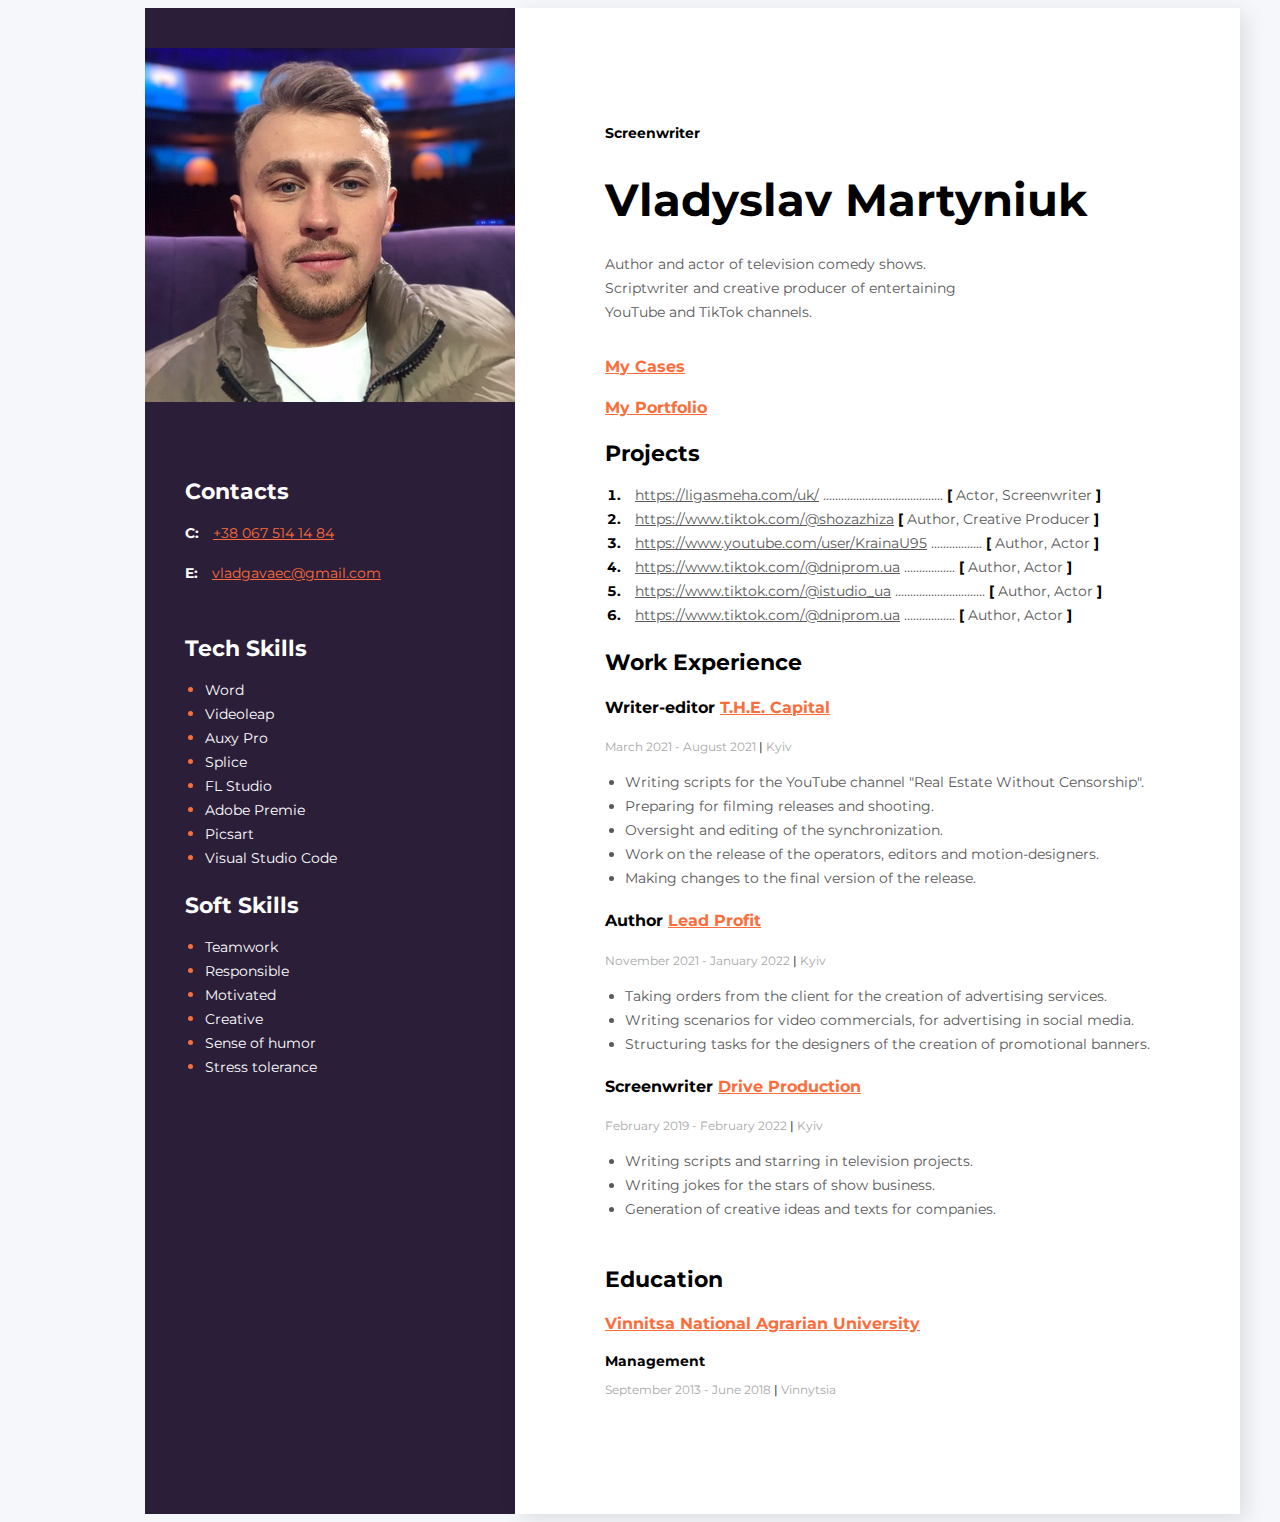
<file: index.html>
<!DOCTYPE html>
<html lang="en">
<head>
    <meta charset="UTF-8">
    <meta http-equiv="X-UA-Compatible" content="IE=edge">
    <meta name="viewport" content="width=device-width, initial-scale=1.0">
    <link rel="preconnect" href="https://fonts.googleapis.com">
    <link rel="preconnect" href="https://fonts.gstatic.com" crossorigin>
    <link href="https://fonts.googleapis.com/css2?family=Montserrat:wght@400;700&display=swap" rel="stylesheet">
    <link rel="stylesheet" href="styles/styles.css">
    <title>Resume</title>
</head>
<body>

    <!--Main-->
    <div class="main">
        <!--Main Content-->
        <div class="main_content">
            <!--About User-->
            <div class="about">
               <h2 class="about_position">Screenwriter</h2>
                
                <h1 class="about_name">Vladyslav Martyniuk</h1>
                
                <p class="about_discription">
                    Author and actor of television comedy shows. Scriptwriter and creative producer of entertaining YouTube and TikTok
                    channels.
                </p>
            </div>
            <!--Cases-->
            <div class="projects">
            <h3> <a href="https://docs.google.com/presentation/d/1y9lNsQqwyBYZQGkEoaIkXwI6gU1e6DxeTw98-V13H0Q/mobilepresent?slide=id.p"
            class="work_link">My Cases</a></h3>
                        </div>
            <!-- Porfolio-->
            <div class="projects">
                <h3> <a href="https://drive.google.com/drive/folders/1CnoHj3g_PbNx1HD5BtLa31lll6zhg3lA"
                            class="work_link">My Portfolio</a></h3>
            </div>
            <!--Projects-->
            <div class="projects">
                <h3 class="title">
                    Projects
                </h3>
                
                <ol class="projects_list">
                    <li class="project_item">
                        <span class="project">
                            <a
                                href="https://ligasmeha.com/uk/" class="project_link">https://ligasmeha.com/uk/</a>
                            ........................................
                            <span class="project_bracket">[</span> Actor, Screenwriter <span class="project_bracket">]</span> 
                        </span>
                       
                    </li>
                    <li class="project_item"> 
                        <span class="project">
                            <a href="https://www.tiktok.com/@shozazhiza" class="project_link">https://www.tiktok.com/@shozazhiza</a>
                            
                            <span class="project_bracket">[</span> Author, Creative Producer <span class="project_bracket">]</span>
                        </span>
                       
                    </li>

                    <li class="project_item">
                        <span class="project">
                            <a  href="https://www.youtube.com/user/KrainaU95" class="project_link">https://www.youtube.com/user/KrainaU95</a>
                            .................
                            <span class="project_bracket">[</span> Author, Actor <span class="project_bracket">]</span>
                        </span>
                        
                    </li>

                     <li class="project_item">
                        <span class="project">
                            <a  href="https://www.tiktok.com/@dniprom.ua" class="project_link">https://www.tiktok.com/@dniprom.ua</a>
                            .................
                            <span class="project_bracket">[</span> Author, Actor <span class="project_bracket">]</span>
                        </span>

                    </li>

                    <li class="project_item">
                        <span class="project">
                            <a href="https://www.tiktok.com/@istudio_ua" class="project_link">https://www.tiktok.com/@istudio_ua</a>
                            ..............................
                            <span class="project_bracket">[</span> Author, Actor <span class="project_bracket">]</span>
                        </span>
                    </li>
                    <li class="project_item">
                        <span class="project">
                            <a href="https://www.tiktok.com/@casio_music_ua" class="project_link">https://www.tiktok.com/@dniprom.ua</a>
                            .................
                            <span class="project_bracket">[</span> Author, Actor <span class="project_bracket">]</span>
                        </span>
                    
                    </li>
                </ol>
            </div>
            <!--Work-->
            <div class="work">
                <h3 class="title">Work Experience</h3>
                <!--Company 1-->
                <div>
                    <h4 class="work_position">Writer-editor <span class="organization"> <a href="http://thecapital.com.ua" class="work_link">T.H.E. Capital</a></span></h4>
                    <p class="period">March 2021 - August 2021 <span class="line">|</span> Kyiv</p>
                    <ul class="work_list">
                        <li class="worklist_item">Writing scripts for the YouTube channel "Real Estate Without Censorship".</li>
                        <li class="worklist_item">Preparing for filming releases and shooting.</li>
                        <li class="worklist_item">Oversight and editing of the synchronization.</li>
                        <li class="worklist_item">Work on the release of the operators, editors and motion-designers.</li>
                        <li class="worklist_item">Making changes to the final version of the release.</li>
                    </ul>
                </div>
                <!--Company 2-->
                <div>
                    <h4 class="work_position">Author <span class="organization"> <a href="http://leadprofit.agency" class="work_link">Lead Profit</a></span></h4>
                    <p class="period">November 2021 - January 2022 <span class="line">|</span> Kyiv</p>
                    <ul class="work_list">
                        <li class="worklist_item">Taking orders from the client for the creation of advertising services.</li>
                        <li class="worklist_item">Writing scenarios for video commercials, for advertising in social media.</li>
                        <li class="worklist_item">Structuring tasks for the designers of the creation of promotional banners.</li>
                    </ul>
                </div>
                <!--Company 3-->
                <div>
                    <h4 class="work_position">Screenwriter <span class="organization"> <a href="https://ligasmeha.com/ru/team/moya-provintsiya/" class="work_link">Drive Production</a></span></h4>
                    <p class="period">February 2019 - February 2022 <span class="line">|</span> Kyiv</p>
                    <ul class="work_list">
                        <li class="worklist_item">Writing scripts and starring in television projects.</li>
                        <li class="worklist_item">Writing jokes for the stars of show business.</li>
                        <li class="worklist_item">Generation of creative ideas and texts for companies.</li>
                    </ul>
                </div>
                
            </div>
            <!--Education-->
            <div class="education">
                <h3 class="title">Education</h3>
                <h4 class="university"> <a href="http://vsau.org" class="university_link">Vinnitsa National Agrarian University</a></h4>
                <h4 class="departament">Management</h4>
                <p class="education_period">September 2013 - June 2018 <span class="line">|</span> Vinnytsia</p>
            </div>
        </div>
        <!--Sidebar-->
        <div></div>
        <asside class="sidebar">
            <img src="img/Foto_resume.jpg" alt="User Photo" class="photo"> 
            <!--Contacts-->
            <div class="contacts">
                <h3 class="sidebar_title">Contacts</h3>
                <div>
                    <p>
                        <span class="contact_type">C:</span>
                         <a href="tel:+380675141484" class="contact_link">+38 067 514 14 84</a>
                    </p>
                    <p>
                        <span class="contact_type">E:</span>
                         <a href="mailto:vladgavaec@gmail.com" class="contact_link">vladgavaec@gmail.com</a>
                    </p>
                </div>
            </div>
            <!--Tech skills-->
            <div class="tech_skills">
                <h3 class="sidebar_title">Tech Skills</h3>
                <ul class="techskills_list">
                    <li class="techskills_item"><span class="techskills_text">Word</span></li>
                    <li class="techskills_item"><span class="techskills_text">Videoleap</span></li>
                    <li class="techskills_item"><span class="techskills_text">Auxy Pro</span></li>
                    <li class="techskills_item"><span class="techskills_text">Splice</span></li>
                    <li class="techskills_item"><span class="techskills_text">FL Studio</span></li>
                    <li class="techskills_item"><span class="techskills_text">Adobe Premie</span></li>
                    <li class="techskills_item"><span class="techskills_text">Picsart</span></li>
                    <li class="techskills_item"><span class="techskills_text">Visual Studio Code</span></li>
                </ul>
            </div>
            <!--Soft skills-->
            <div class="soft_skills">
                <h3 class="sidebar_title">Soft Skills</h3>
                <ul class="softskills_list">
                    <li class="softskills_item"><span class="softskills_text">Teamwork</span></li>
                    <li class="softskills_item"><span class="softskills_text">Responsible</span></li>
                    <li class="softskills_item"><span class="softskills_text">Motivated</span></li>
                    <li class="softskills_item"><span class="softskills_text">Creative</span></li>
                    <li class="softskills_item"><span class="softskills_text">Sense of humor</span></li>
                    <li class="softskills_item"><span class="softskills_text">Stress tolerance</span></li>
                </ul>
            </div>
        </asside>
    </div>

</body>
</html>
</file>
<file: styles/styles.css>
body {
    font-family: 'Montserrat',
    sans-serif;
    background-color: #F5F7FA;
}

/* main styles */

.main {
    display: flex;
    flex-direction: row-reverse;
    width: 1200px;
    margin: 0 auto;

}

/* main_content styles */

.main_content{
    background-color: #FFFFFF;
    box-shadow: 6px 6px 20px rgba(0, 0, 0, 0.1);
    padding: 105px 90px;
}
/* about styles */

.about {
    margin-bottom: 30px;
}

.about_position {
font-style: normal;
font-weight: 700;
font-size: 14px;
line-height: 17px;
color: #000000;
margin-bottom: 20px;
}

.about_name {
font-style: normal;
font-weight: 700;
font-size: 45px;
line-height: 55px;
color: #000000;
margin-bottom: 25px;
}

.about_discription {
font-style: normal;
font-weight: 400;
font-size: 14px;
line-height: 24px;
color: #595959;
width: 400px;
}

/* project styles */


.title {
    font-style: normal;
    font-weight: 700;
    font-size: 22px;
    line-height: 27px;
    color: #000000;
    margin-bottom: 10px;
}

/* work styles */

.projects_list {
padding: 0%;
margin-left: 20px;
}


.project_item {
    font-style: normal;
    font-weight: 700;
    font-size: 14px;
    line-height: 24px;
    color: #000000;
}

.project, 
.project_link {
    font-style: normal;
    font-weight: 400;
    font-size: 14px;
    line-height: 24px;    
    color: #595959;
}
.project_link {
    margin-left: 10px;
}

.project_bracket {
    font-style: normal;
    font-weight: 700;
    font-size: 14px;
    line-height: 24px;
    color: #000000;
}

.work {
    margin-bottom: 45px;
}

.worl_position {
font-style: normal;
font-weight: 700;
font-size: 16px;
line-height: 20px;
color: #000000;
margin-bottom: 10px;
}

.organization,
.work_link

 {
    font-style: normal;
    font-weight: 700;
    font-size: 16px;
    line-height: 20px;
    color: #FB6D3A;
}
.period {
    font-style: normal;
    font-weight: 400;
    font-size: 12px;
    line-height: 15px;
    color: #A8A8A8;
    margin-bottom: 10px;
}

.line {
    font-style: normal;
    font-weight: 400;
    font-size: 12px;
    line-height: 15px;
    color: #000000;
}

.work_list {
    padding: 0px;
    margin-left: 20px;
}

.worklist_item {
    font-style: normal;
    font-weight: 400;
    font-size: 14px;
    line-height: 24px;
    color: #595959;
}


.departament {
    font-style: normal;
    font-weight: 700;
    font-size: 14px;
    line-height: 17px;
    color: #000000;
    margin-bottom: 10px;
}
/* sidebar styles */

.university,
.university_link
 {
    font-style: normal;
    font-weight: 700;
    font-size: 16px;
    line-height: 20px;
    color: #FB6D3A;
    margin-bottom: 10px;
}

.education_period {
    font-style: normal;
    font-weight: 400;
    font-size: 12px;
    line-height: 15px;
    color: #A8A8A8;
}

.line {
    font-style: normal;
    font-weight: 400;
    font-size: 12px;
    line-height: 15px;
    color: #000000;
}

.sidebar {
    background-color: #2b1e39;
    padding-top: 40px;
    width: 370px;
}

.photo {
    width: 370px;
    margin-bottom: 50px;
}
.contacts, 
.tech_skills,
.soft_skills {
margin-left: 40px;
}

.contacts {
    margin-bottom: 50px;
}

.sidebar_title {
    color: #FFFFFF;
    font-style: normal;
    font-weight: 700;
    font-size: 22px;
    line-height: 27px;
    margin-bottom: 10px;
}

.contact_type {
    font-style: normal;
    font-weight: bold;
    font-size: 14px;
    line-height: 24px;
    /* or 171 */
    color: #FFFFFF;
    margin-right: 10px;
}

.contact_link {
    font-style: normal;
    font-weight: 400;
    font-size: 14px;
    line-height: 24px;
    /* or 171% */
    color: #FB6D3A;
}

.techskills_list {
    color: #FFFFFF;
    padding: 0%;
    margin-left: 20px;
}

.softskills_list {
    color: #FFFFFF;
    padding: 0%;
    margin-left: 20px;
}

.techskills_item {
    color: #FB6D3A;
    font-weight: bold;
    size: 14px;
    line-height: 20px;
}

.techskills_text {
    color: #FFFFFF;
    font-style: normal;
    font-weight: 400;
    font-size: 14px;
    line-height: 24px;
}

.softskills_item {
    color: #FB6D3A;
}

.softskills_text {
    color: #FFFFFF;
    font-style: normal;
    font-weight: 400;
    font-size: 14px;
    line-height: 24px;
}
</file>
